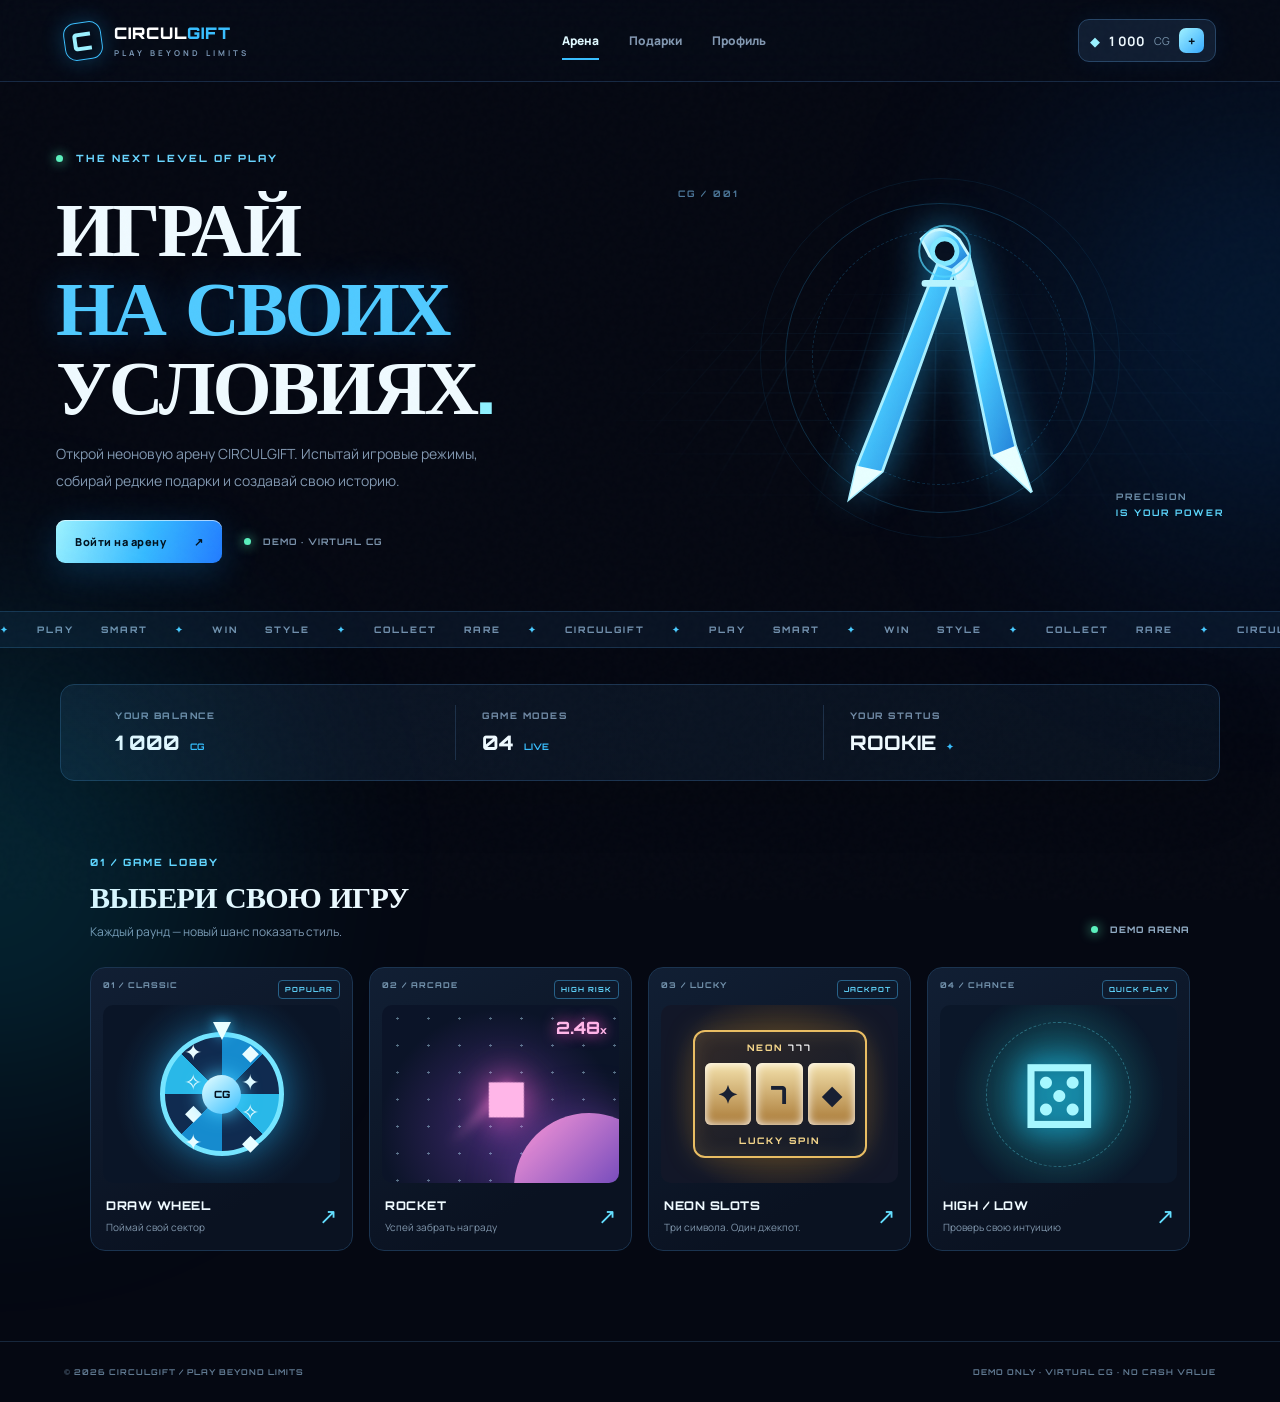
<file: index.html>
<!doctype html>
<html lang="ru">
<head>
<meta charset="UTF-8"><meta name="viewport" content="width=device-width,initial-scale=1,viewport-fit=cover">
<meta name="theme-color" content="#050812"><title>CIRCULGIFT — Beyond the Game</title>
<link rel="preconnect" href="https://fonts.googleapis.com"><link rel="preconnect" href="https://fonts.gstatic.com" crossorigin>
<link href="https://fonts.googleapis.com/css2?family=Manrope:wght@400;500;600;700;800;900&family=Orbitron:wght@500;600;700;800;900&display=swap" rel="stylesheet">
<link rel="stylesheet" href="style.css">
</head>
<body>
<div class="noise"></div><div class="glow glow-a"></div><div class="glow glow-b"></div>
<header class="topbar">
 <a class="brand" href="#"><span class="brand-symbol">C</span><span>CIRCUL<span class="blue">GIFT</span><small>PLAY BEYOND LIMITS</small></span></a>
 <nav><button class="nav-link active" data-page="games">Арена</button><button class="nav-link" data-page="gifts">Подарки</button><button class="nav-link" data-page="profile">Профиль</button></nav>
 <div class="wallet"><span class="coin">◆</span><b id="balance">1 000</b><small>CG</small><button id="dailyBonus" aria-label="Ежедневный бонус">+</button></div>
</header>
<main>
<section class="hero">
 <div class="hero-copy"><div class="eyebrow"><i></i> THE NEXT LEVEL OF PLAY</div><h1>ИГРАЙ<br><span>НА СВОИХ</span><br>УСЛОВИЯХ<span class="dot">.</span></h1>
 <p>Открой неоновую арену CIRCULGIFT. Испытай игровые режимы, собирай редкие подарки и создавай свою историю.</p>
 <div class="hero-actions"><button class="primary" data-scroll="gameGrid">Войти на арену <b>↗</b></button><span class="safe-note"><i></i> DEMO · VIRTUAL CG</span></div></div>
 <div class="hero-visual"><div class="visual-grid"></div><div class="ring ring-one"></div><div class="ring ring-two"></div><div class="ring ring-three"></div>
 <svg class="divider" viewBox="0 0 360 360" aria-label="Чертёжный циркуль"><defs><linearGradient id="steel" x1="0" y1="0" x2="1" y2="1"><stop stop-color="#efffff"/><stop offset=".42" stop-color="#47caff"/><stop offset="1" stop-color="#1260c7"/></linearGradient></defs>
 <path d="M160 54 Q180 34 200 54 L211 72 L190 91 L169 72Z" fill="url(#steel)" stroke="#c9f8ff" stroke-width="3"/><circle cx="185" cy="67" r="13" fill="#07101f" stroke="#82e8ff" stroke-width="5"/>
 <path d="M177 81 L92 294 L84 329 L119 300 L195 88Z" fill="url(#steel)" stroke="#a8efff" stroke-width="3"/><path d="M194 86 L235 283 L277 322 L260 273 L211 72Z" fill="url(#steel)" stroke="#a8efff" stroke-width="3"/>
 <path d="M84 329 L92 294 L119 300Z M277 322 L235 283 L260 273Z" fill="#e8ffff"/><path d="M164 101 L213 101" stroke="#b8f4ff" stroke-width="7" stroke-linecap="round"/><circle cx="185" cy="67" r="27" fill="none" stroke="#55d9ff" stroke-opacity=".7" stroke-width="2"/></svg>
 <div class="visual-tag">PRECISION<br><b>IS YOUR POWER</b></div><div class="visual-index">CG / 001</div></div>
</section>
<section class="ticker"><div> <span>✦</span> PLAY SMART <span>✦</span> WIN STYLE <span>✦</span> COLLECT RARE <span>✦</span> CIRCULGIFT <span>✦</span> PLAY SMART <span>✦</span> WIN STYLE <span>✦</span> COLLECT RARE <span>✦</span> CIRCULGIFT </div></section>
<section class="stats"><div><small>YOUR BALANCE</small><b><span id="statBalance">1 000</span> <em>CG</em></b></div><div><small>GAME MODES</small><b>04 <em>LIVE</em></b></div><div><small>YOUR STATUS</small><b>ROOKIE <em>✦</em></b></div></section>
<section id="gamesPage" class="page-section">
 <div class="section-heading"><div><div class="eyebrow">01 / GAME LOBBY</div><h2>ВЫБЕРИ СВОЮ ИГРУ</h2><p>Каждый раунд — новый шанс показать стиль.</p></div><span class="live"><i></i> DEMO ARENA</span></div>
 <div class="game-grid" id="gameGrid">
 <article class="game-card featured" data-game="wheel"><div class="card-top"><span>01 / CLASSIC</span><b>POPULAR</b></div><div class="game-visual wheel-scene"><div class="wheel-pointer"></div><div class="wheel-disc" id="lobbyWheel"><span>✦</span><span>◆</span><span>✧</span><span>✦</span><span>◆</span><span>✧</span><span>✦</span><span>◆</span></div><div class="wheel-core">CG</div></div><div class="game-info"><div><h3>DRAW WHEEL</h3><p>Поймай свой сектор</p></div><span class="launch">↗</span></div></article>
 <article class="game-card" data-game="rocket"><div class="card-top"><span>02 / ARCADE</span><b>HIGH RISK</b></div><div class="game-visual rocket-scene"><div class="stars"></div><div class="planet"></div><div class="rocket-ship">◆</div><div class="rocket-trail"></div><div class="mult-preview">2.48<span>x</span></div></div><div class="game-info"><div><h3>ROCKET</h3><p>Успей забрать награду</p></div><span class="launch">↗</span></div></article>
 <article class="game-card" data-game="slots"><div class="card-top"><span>03 / LUCKY</span><b>JACKPOT</b></div><div class="game-visual slot-scene"><div class="slot-machine"><div class="slot-head">NEON <b>777</b></div><div class="reels"><span>✦</span><span>7</span><span>◆</span></div><div class="slot-foot">LUCKY SPIN</div></div></div><div class="game-info"><div><h3>NEON SLOTS</h3><p>Три символа. Один джекпот.</p></div><span class="launch">↗</span></div></article>
 <article class="game-card" data-game="dice"><div class="card-top"><span>04 / CHANCE</span><b>QUICK PLAY</b></div><div class="game-visual dice-scene"><div class="dice-glow"></div><div class="big-die">⚄</div><div class="dice-orbit"></div></div><div class="game-info"><div><h3>HIGH / LOW</h3><p>Проверь свою интуицию</p></div><span class="launch">↗</span></div></article>
 </div>
</section>
<section id="giftsPage" class="page-section hidden"><div class="section-heading"><div><div class="eyebrow">02 / COLLECTION</div><h2>ТВОЯ КОЛЛЕКЦИЯ</h2><p>Собирай цифровые трофеи за виртуальные CG.</p></div></div><div class="gift-grid">
 <article class="gift-card"><div class="gift-art moon">☾</div><small>RARE / 01</small><h3>MOON DROP</h3><p>Лунный артефакт</p><button class="secondary buy-gift" data-cost="250" data-gift="Moon Drop">Забрать · 250 CG</button></article>
 <article class="gift-card"><div class="gift-art crystal">◆</div><small>EPIC / 02</small><h3>BLUE CRYSTAL</h3><p>Энергия сингулярности</p><button class="secondary buy-gift" data-cost="500" data-gift="Blue Crystal">Забрать · 500 CG</button></article>
 <article class="gift-card"><div class="gift-art crown">♛</div><small>LEGENDARY / 03</small><h3>NEON CROWN</h3><p>Символ высшего ранга</p><button class="secondary buy-gift" data-cost="800" data-gift="Neon Crown">Забрать · 800 CG</button></article>
 </div><div class="panel"><h3>МОЙ ИНВЕНТАРЬ</h3><div id="inventory" class="muted">Твои трофеи появятся здесь.</div></div></section>
<section id="profilePage" class="page-section hidden"><div class="section-heading"><div><div class="eyebrow">03 / PLAYER CARD</div><h2>ПРОФИЛЬ ИГРОКА</h2><p>Твой прогресс в CIRCULGIFT.</p></div></div><div class="profile-layout"><div class="panel profile-card"><div class="avatar">CG</div><h3>PLAYER ONE</h3><p class="muted">Уровень 01 · ROOKIE</p><div class="profile-balance"><small>AVAILABLE BALANCE</small><b id="profileBalance">1 000 CG</b></div></div><div class="panel referral"><div class="eyebrow">INVITE / REWARD</div><h3>ПРИГЛАСИ СВОИХ</h3><p class="muted">Реферальная ссылка пока демонстрационная. Подключение приглашений появится с серверной версией.</p><div class="copy-row"><code id="refLink">https://t.me/CIRCULGIFT_bot?start=demo</code><button class="secondary" id="copyRef">Копировать</button></div></div></div></section>
</main>
<footer><span>© 2026 CIRCULGIFT / PLAY BEYOND LIMITS</span><span>DEMO ONLY · VIRTUAL CG · NO CASH VALUE</span></footer>
<div class="modal-backdrop hidden" id="gameModal"><div class="modal"><button class="close" id="closeModal">×</button><div class="eyebrow">CIRCULGIFT / LIVE ROUND</div><h2 id="modalTitle">DRAW WHEEL</h2><p id="modalDesc" class="muted">Играй в демо-режиме за виртуальные монеты.</p><div class="game-stage" id="gameStage"><div class="mini-wheel" id="miniWheel">✦</div></div><label class="field-label" for="bet">РАЗМЕР РАУНДА · CG</label><input id="bet" type="number" min="10" max="1000" value="50"><div class="modal-actions"><button class="primary" id="playButton">НАЧАТЬ РАУНД <b>↗</b></button><span id="gameMessage" class="muted">Готов к игре?</span></div></div></div><div class="toast" id="toast"></div>
<script src="app.js"></script></body></html>
</file>
<file: style.css>
*{box-sizing:border-box} :root{--bg:#050812;--panel:#0b1222;--panel2:#101c31;--line:#1b3454;--blue:#39bfff;--cyan:#9af1ff;--text:#effaff;--muted:#8298b1;--gold:#f7d47a}html{scroll-behavior:smooth}body{margin:0;background:var(--bg);color:var(--text);font-family:Manrope,Arial,sans-serif;overflow-x:hidden}button{font:inherit}.noise{position:fixed;inset:0;pointer-events:none;opacity:.035;z-index:10;background-image:url("data:image/svg+xml,%3Csvg viewBox='0 0 180 180' xmlns='http://www.w3.org/2000/svg'%3E%3Cfilter id='n'%3E%3CfeTurbulence type='fractalNoise' baseFrequency='.9' numOctaves='3' stitchTiles='stitch'/%3E%3C/filter%3E%3Crect width='100%25' height='100%25' filter='url(%23n)' opacity='.5'/%3E%3C/svg%3E")}.glow{position:fixed;width:460px;height:460px;border-radius:50%;filter:blur(130px);opacity:.15;pointer-events:none}.glow-a{background:#087dff;top:100px;right:-220px}.glow-b{background:#00d9ff;bottom:-200px;left:-240px}.topbar{height:82px;padding:0 max(5vw,22px);display:flex;align-items:center;justify-content:space-between;border-bottom:1px solid #172943;background:#060b17dd;backdrop-filter:blur(18px);position:sticky;top:0;z-index:8}.brand{display:flex;align-items:center;gap:12px;color:white;text-decoration:none;font:900 16px Orbitron;letter-spacing:1px}.brand-symbol{width:38px;height:38px;border:1px solid #3bbfff;border-radius:12px;display:grid;place-items:center;color:#9cf1ff;font:900 25px Orbitron;box-shadow:0 0 22px #19aaff44,inset 0 0 18px #19aaff22;transform:rotate(-8deg)}.blue{color:var(--blue)}.brand small{display:block;font:700 8px Manrope;letter-spacing:3px;color:#7894b2;margin-top:4px}.topbar nav{display:flex;gap:30px}.nav-link{background:none;border:0;color:#8298b1;font-size:12px;font-weight:800;cursor:pointer;padding:14px 0;position:relative}.nav-link:after{content:"";position:absolute;bottom:3px;left:0;width:0;height:2px;background:var(--blue);transition:.25s}.nav-link.active,.nav-link:hover{color:#dff9ff}.nav-link.active:after,.nav-link:hover:after{width:100%}.wallet{display:flex;align-items:center;gap:9px;background:#101d31;border:1px solid #274566;border-radius:11px;padding:8px 11px;font-size:13px;box-shadow:0 0 25px #168bff12}.coin{color:var(--cyan)}.wallet small{color:#7894ad}.wallet button{width:25px;height:25px;border:0;border-radius:7px;background:linear-gradient(135deg,#a1f2ff,#35aaff);color:#04101d;font-weight:900;cursor:pointer}.hero{max-width:1240px;margin:auto;min-height:500px;padding:70px 36px 48px;display:grid;grid-template-columns:1fr 1fr;align-items:center;gap:30px}.eyebrow{font:800 10px Orbitron;letter-spacing:2px;color:#69d5ff}.eyebrow i,.live i,.safe-note i{display:inline-block;width:7px;height:7px;border-radius:50%;background:#5bf0bd;box-shadow:0 0 12px #5bf0bd;margin-right:8px}.hero h1{font:900 clamp(42px,6vw,76px)/1.04 Orbitron;margin:23px 0 17px;letter-spacing:-3px}.hero h1 span:not(.dot){color:#50caff;text-shadow:0 0 35px #168fff44}.dot{color:#8ff0ff}.hero-copy>p{max-width:480px;color:var(--muted);font-size:14px;line-height:1.9}.hero-actions{display:flex;align-items:center;gap:22px;margin-top:26px}.primary,.secondary{border:0;border-radius:9px;padding:14px 19px;font-size:11px;font-weight:900;letter-spacing:.5px;cursor:pointer;transition:.22s}.primary{background:linear-gradient(110deg,#a0f3ff,#37baff 55%,#237cff);color:#03101c;box-shadow:0 9px 35px #159cff35,inset 0 1px #fff9}.primary b{margin-left:25px}.primary:hover,.secondary:hover{transform:translateY(-3px);filter:brightness(1.12);box-shadow:0 12px 35px #168fff44}.safe-note{font:700 9px Orbitron;letter-spacing:1px;color:#7c94ad}.hero-visual{height:380px;position:relative;display:grid;place-items:center;isolation:isolate}.visual-grid{position:absolute;inset:10%;background-image:linear-gradient(#2e9bd51a 1px,transparent 1px),linear-gradient(90deg,#2e9bd51a 1px,transparent 1px);background-size:28px 28px;mask-image:radial-gradient(ellipse,#000 15%,transparent 72%);transform:perspective(400px) rotateX(58deg) scale(1.3)}.divider{width:min(90%,340px);height:auto;z-index:2;filter:drop-shadow(0 0 18px #24baff88);animation:toolFloat 5s ease-in-out infinite}.ring{position:absolute;border:1px solid #38baff35;border-radius:50%;aspect-ratio:1}.ring-one{width:310px;animation:spin 35s linear infinite}.ring-two{width:255px;border-style:dashed;animation:spin 28s linear infinite reverse}.ring-three{width:360px;border-color:#38baff15}.visual-tag{position:absolute;right:0;bottom:26px;font:700 9px/1.8 Orbitron;letter-spacing:2px;color:#6e91ad}.visual-tag b{color:#5cd8ff}.visual-index{position:absolute;left:4%;top:20px;font:700 9px Orbitron;color:#4d789b;letter-spacing:2px}.ticker{overflow:hidden;border-block:1px solid #18314c;background:#091323;padding:12px 0;white-space:nowrap;color:#7290ad;font:800 9px Orbitron;letter-spacing:2px}.ticker div{word-spacing:22px;animation:ticker 30s linear infinite}.ticker span{color:#4acbff}.stats{max-width:1160px;margin:36px auto 75px;padding:20px 28px;border:1px solid #1c3450;border-radius:14px;background:linear-gradient(110deg,#0d1829dd,#091321dd);display:grid;grid-template-columns:repeat(3,1fr);box-shadow:0 18px 60px #0002}.stats>div{padding:5px 26px;border-right:1px solid #1d3048}.stats>div:last-child{border:0}.stats small,.profile-balance small{display:block;color:#708aa5;font:800 9px Orbitron;letter-spacing:1.5px;margin-bottom:9px}.stats b{font:800 20px Orbitron}.stats em{font:700 9px Orbitron;color:var(--blue);font-style:normal;margin-left:4px}.page-section{max-width:1160px;margin:0 auto 90px;padding:0 30px}.section-heading{display:flex;align-items:end;justify-content:space-between;margin-bottom:27px}.section-heading h2{font:800 clamp(22px,3vw,30px) Orbitron;margin:10px 0 8px;letter-spacing:-.7px}.section-heading p{margin:0;color:var(--muted);font-size:12px}.live{font:800 9px Orbitron;color:#91abc3;letter-spacing:1px;padding-bottom:5px}.game-grid{display:grid;grid-template-columns:repeat(4,1fr);gap:16px}.game-card{min-width:0;background:linear-gradient(150deg,#111f34,#0a1221 75%);border:1px solid #1b3450;border-radius:15px;padding:12px;cursor:pointer;transition:.3s;overflow:hidden;position:relative}.game-card:before{content:"";position:absolute;inset:0;background:linear-gradient(130deg,#36baff12,transparent 45%);opacity:0;transition:.3s}.game-card:hover{transform:translateY(-7px);border-color:#42caff;box-shadow:0 22px 45px #007bff20}.game-card:hover:before{opacity:1}.card-top{height:25px;display:flex;justify-content:space-between;align-items:flex-start;font:800 8px Orbitron;letter-spacing:1px;color:#7190aa}.card-top b{font-size:7px;color:#62d7ff;border:1px solid #276188;padding:4px 6px;border-radius:4px}.game-visual{height:178px;border-radius:10px;position:relative;display:grid;place-items:center;overflow:hidden;background:radial-gradient(circle at 50% 45%,#143c60,#0a1527 70%)}.wheel-scene{background:radial-gradient(circle,#17496c,#0a1527 72%)}.wheel-disc{width:124px;height:124px;border-radius:50%;border:5px solid #75e5ff;background:conic-gradient(#168bce 0 45deg,#102b50 45deg 90deg,#29b8e8 90deg 135deg,#102b50 135deg 180deg,#168bce 180deg 225deg,#102b50 225deg 270deg,#29b8e8 270deg 315deg,#102b50 315deg);box-shadow:0 0 30px #20baff66;display:grid;grid-template-columns:1fr 1fr;place-items:center;color:#e9fcff;font-size:22px;animation:spin 24s linear infinite}.wheel-pointer{position:absolute;top:17px;z-index:2;border-left:9px solid transparent;border-right:9px solid transparent;border-top:18px solid #eaffff;filter:drop-shadow(0 0 7px #39caff)}.wheel-core{position:absolute;width:39px;height:39px;border-radius:50%;background:linear-gradient(140deg,#e9ffff,#38bfff);color:#04101e;display:grid;place-items:center;font:900 10px Orbitron;box-shadow:0 0 20px #43cfff}.rocket-scene{background:radial-gradient(circle at 50% 70%,#3c286b,#0b1428 70%)}.stars{position:absolute;inset:0;background-image:radial-gradient(#b9eaff 1px,transparent 1.5px);background-size:31px 27px;opacity:.45}.planet{position:absolute;width:150px;height:150px;border-radius:50%;background:linear-gradient(135deg,#ff9bd8,#6944ba 65%,#1b2455);right:-45px;bottom:-80px;box-shadow:0 0 50px #b35dff55}.rocket-ship{z-index:2;font-size:65px;color:#ffb6e8;transform:rotate(-45deg);filter:drop-shadow(0 0 18px #ff63c9);animation:rocketHover 2.2s ease-in-out infinite}.rocket-trail{position:absolute;width:5px;height:85px;background:linear-gradient(#ff8cda,transparent);transform:rotate(45deg);left:40%;bottom:15%;filter:blur(5px)}.mult-preview{position:absolute;right:12px;top:12px;font:800 17px Orbitron;color:#ffb6e8;text-shadow:0 0 15px #ff52c8}.mult-preview span{font-size:10px}.slot-scene{background:radial-gradient(circle,#60451f,#121728 75%)}.slot-machine{width:174px;padding:10px;border:2px solid #e9bd63;border-radius:12px;background:linear-gradient(140deg,#322a29,#0e1728);box-shadow:0 0 30px #e2aa3e33,inset 0 0 20px #f6d27a20;text-align:center}.slot-head,.slot-foot{font:800 9px Orbitron;color:#f4d68b;letter-spacing:2px}.slot-head b{color:#fff}.reels{display:flex;gap:5px;margin:10px 0}.reels span{flex:1;height:62px;border-radius:6px;background:linear-gradient(#f4e2ad,#a97936);color:#182033;display:grid;place-items:center;font:900 25px Orbitron;box-shadow:inset 0 0 10px #fff}.dice-scene{background:radial-gradient(circle,#15565e,#0b1729 72%)}.big-die{z-index:2;font-size:88px;color:#a6f7ff;text-shadow:0 0 30px #1ccaff;animation:diceFloat 3s ease-in-out infinite}.dice-glow{position:absolute;width:110px;height:110px;border-radius:50%;background:#19caff33;filter:blur(25px)}.dice-orbit{position:absolute;width:145px;height:145px;border:1px dashed #65eaff55;border-radius:50%;animation:spin 15s linear infinite}.game-info{display:flex;justify-content:space-between;align-items:center;padding:15px 3px 4px}.game-info h3,.gift-card h3{font:800 12px Orbitron;margin:0 0 7px;letter-spacing:.5px}.game-info p,.gift-card p{margin:0;color:#8197ad;font-size:10px}.launch{color:#64dfff;font-size:22px;transition:.2s}.game-card:hover .launch{transform:translate(3px,-3px)}.hidden{display:none!important}.muted{color:var(--muted);font-size:12px;line-height:1.7}.gift-grid{display:grid;grid-template-columns:repeat(3,1fr);gap:16px}.gift-card,.panel{background:linear-gradient(145deg,#111f34,#0a1423);border:1px solid #1c3551;border-radius:14px;padding:22px}.gift-card{transition:.25s}.gift-card:hover{transform:translateY(-5px);border-color:#3979a5}.gift-art{height:145px;border-radius:10px;display:grid;place-items:center;font-size:66px;margin-bottom:18px;text-shadow:0 0 30px currentColor}.moon{color:#a7dfff;background:radial-gradient(circle,#244c70,#101a2b)}.crystal{color:#6fe9ff;background:radial-gradient(circle,#155a7c,#101a2b)}.crown{color:#ffdc8a;background:radial-gradient(circle,#61441f,#171a2a)}.gift-card>small{font:800 8px Orbitron;letter-spacing:1.5px;color:#60cfff}.gift-card h3{margin-top:9px}.gift-card .secondary{margin-top:17px}.secondary{background:#142942;color:#a9eaff;border:1px solid #2b597b}.panel{margin-top:20px}.panel h3{font:800 13px Orbitron}.profile-layout{display:grid;grid-template-columns:.8fr 1.2fr;gap:18px}.profile-card{text-align:center}.avatar{margin:5px auto 16px;width:70px;height:70px;border-radius:22px;display:grid;place-items:center;background:linear-gradient(140deg,#b4f5ff,#248cff);color:#04101d;font:900 20px Orbitron;box-shadow:0 0 35px #27aaff55}.profile-balance{margin-top:22px}.profile-balance b{font:800 22px Orbitron}.referral h3{font:800 18px Orbitron}.copy-row{display:flex;gap:8px;margin-top:18px}.copy-row code{flex:1;min-width:0;overflow:hidden;text-overflow:ellipsis;white-space:nowrap;background:#07111e;border:1px solid #1b3450;border-radius:8px;padding:12px;color:#84dfff;font-size:10px}footer{border-top:1px solid #17273c;padding:25px 5vw;display:flex;justify-content:space-between;color:#607991;font:700 8px Orbitron;letter-spacing:1px}.modal-backdrop{position:fixed;inset:0;background:#02050be8;backdrop-filter:blur(12px);z-index:12;display:grid;place-items:center;padding:18px;animation:fadeIn .2s}.modal{position:relative;width:min(100%,490px);background:linear-gradient(145deg,#12233a,#081321);border:1px solid #32648a;border-radius:18px;padding:28px;box-shadow:0 25px 100px #000,0 0 50px #168bff22;animation:modalIn .3s}.close{position:absolute;right:17px;top:12px;background:none;border:0;color:#8aa5bc;font-size:28px;cursor:pointer}.modal h2{font:800 23px Orbitron;margin:12px 0}.game-stage{height:165px;margin:18px 0;background:radial-gradient(circle,#153c5d,#081321 70%);border:1px solid #1b3c59;border-radius:11px;display:grid;place-items:center;overflow:hidden;position:relative}.mini-wheel{width:112px;height:112px;border-radius:50%;border:7px solid #7be8ff;background:conic-gradient(#168bce 0 45deg,#102b50 45deg 90deg,#29b8e8 90deg 135deg,#102b50 135deg 180deg,#168bce 180deg 225deg,#102b50 225deg 270deg,#29b8e8 270deg 315deg,#102b50 315deg);display:grid;place-items:center;color:white;font-size:30px;box-shadow:0 0 35px #20baff66}.mini-wheel.spinning{animation:spin .7s cubic-bezier(.2,.7,.2,1) infinite}.mini-rocket{font-size:75px;color:#ff9fe0;filter:drop-shadow(0 0 18px #ff54c9);transform:rotate(-40deg)}.mini-rocket.fly{animation:fly 1.2s ease-in forwards}.mini-slots{display:flex;gap:8px}.mini-slots span{width:58px;height:72px;border:1px solid #e7c16d;border-radius:8px;background:linear-gradient(#f7e3ad,#a97936);color:#172137;display:grid;place-items:center;font:900 27px Orbitron}.mini-die{font-size:82px;color:#9af2ff;filter:drop-shadow(0 0 20px #1ccaff)}.field-label{font:800 9px Orbitron;color:#8ba8c1;display:block;margin-bottom:8px;letter-spacing:1px}input{width:100%;padding:13px;background:#07111e;border:1px solid #254665;border-radius:8px;color:white;font:700 14px Manrope;outline:none}input:focus{border-color:#42caff}.modal-actions{display:flex;align-items:center;gap:14px;margin-top:15px}.modal-actions .primary{min-width:155px}.modal-actions .muted{font-size:10px}.primary:disabled{opacity:.55;cursor:wait}.toast{position:fixed;bottom:25px;left:50%;transform:translate(-50%,20px);opacity:0;pointer-events:none;background:#17334b;border:1px solid #3c789b;color:#d9f8ff;padding:12px 18px;border-radius:9px;font-size:12px;z-index:20;transition:.25s;max-width:90%;text-align:center}.toast.show{opacity:1;transform:translate(-50%,0)}@keyframes spin{to{transform:rotate(360deg)}}@keyframes toolFloat{50%{transform:translateY(-12px) rotate(2deg)}}@keyframes rocketHover{50%{transform:translate(5px,-8px) rotate(-45deg)}}@keyframes diceFloat{50%{transform:translateY(-9px) rotate(9deg)}}@keyframes ticker{to{transform:translateX(-25%)}}@keyframes fadeIn{from{opacity:0}to{opacity:1}}@keyframes modalIn{from{opacity:0;transform:translateY(15px) scale(.97)}to{opacity:1;transform:none}}@keyframes fly{to{transform:translate(100px,-180px) rotate(-40deg);opacity:0}}@media(max-width:850px){.topbar{padding:0 17px;height:70px}.topbar nav{gap:14px}.nav-link{font-size:10px}.brand{font-size:12px}.wallet{font-size:11px;padding:7px}.hero{padding:42px 22px 30px;grid-template-columns:1fr;gap:0}.hero-visual{height:290px;grid-row:1}.divider{width:260px}.ring-one{width:260px}.ring-two{width:215px}.ring-three{width:300px}.hero-copy{padding:10px 0 30px}.hero h1{font-size:clamp(42px,10vw,62px)}.stats{margin:25px 18px 55px;padding:15px 5px}.stats>div{padding:5px 10px}.stats small{font-size:7px}.stats b{font-size:13px}.page-section{padding:0 18px}.game-grid{grid-template-columns:repeat(2,1fr)}.game-visual{height:145px}.gift-grid{grid-template-columns:1fr}.gift-art{height:120px}.profile-layout{grid-template-columns:1fr}footer{gap:12px;flex-direction:column;text-align:center}}@media(max-width:420px){.brand small{letter-spacing:1.5px;font-size:7px}.brand-symbol{width:32px;height:32px}.topbar nav{gap:8px}.nav-link{font-size:9px}.wallet{gap:5px}.hero h1{letter-spacing:-2px}.hero-actions{gap:12px;flex-wrap:wrap}.game-grid{gap:10px}.game-card{padding:8px}.game-visual{height:125px}.card-top{font-size:7px}.game-info h3{font-size:10px}.game-info p{font-size:9px}.modal{padding:22px}.modal-actions{align-items:flex-start;flex-direction:column}}
@media(prefers-reduced-motion:reduce){*,*:before,*:after{animation-duration:.01ms!important;animation-iteration-count:1!important;scroll-behavior:auto!important;transition-duration:.01ms!important}}
</file>
